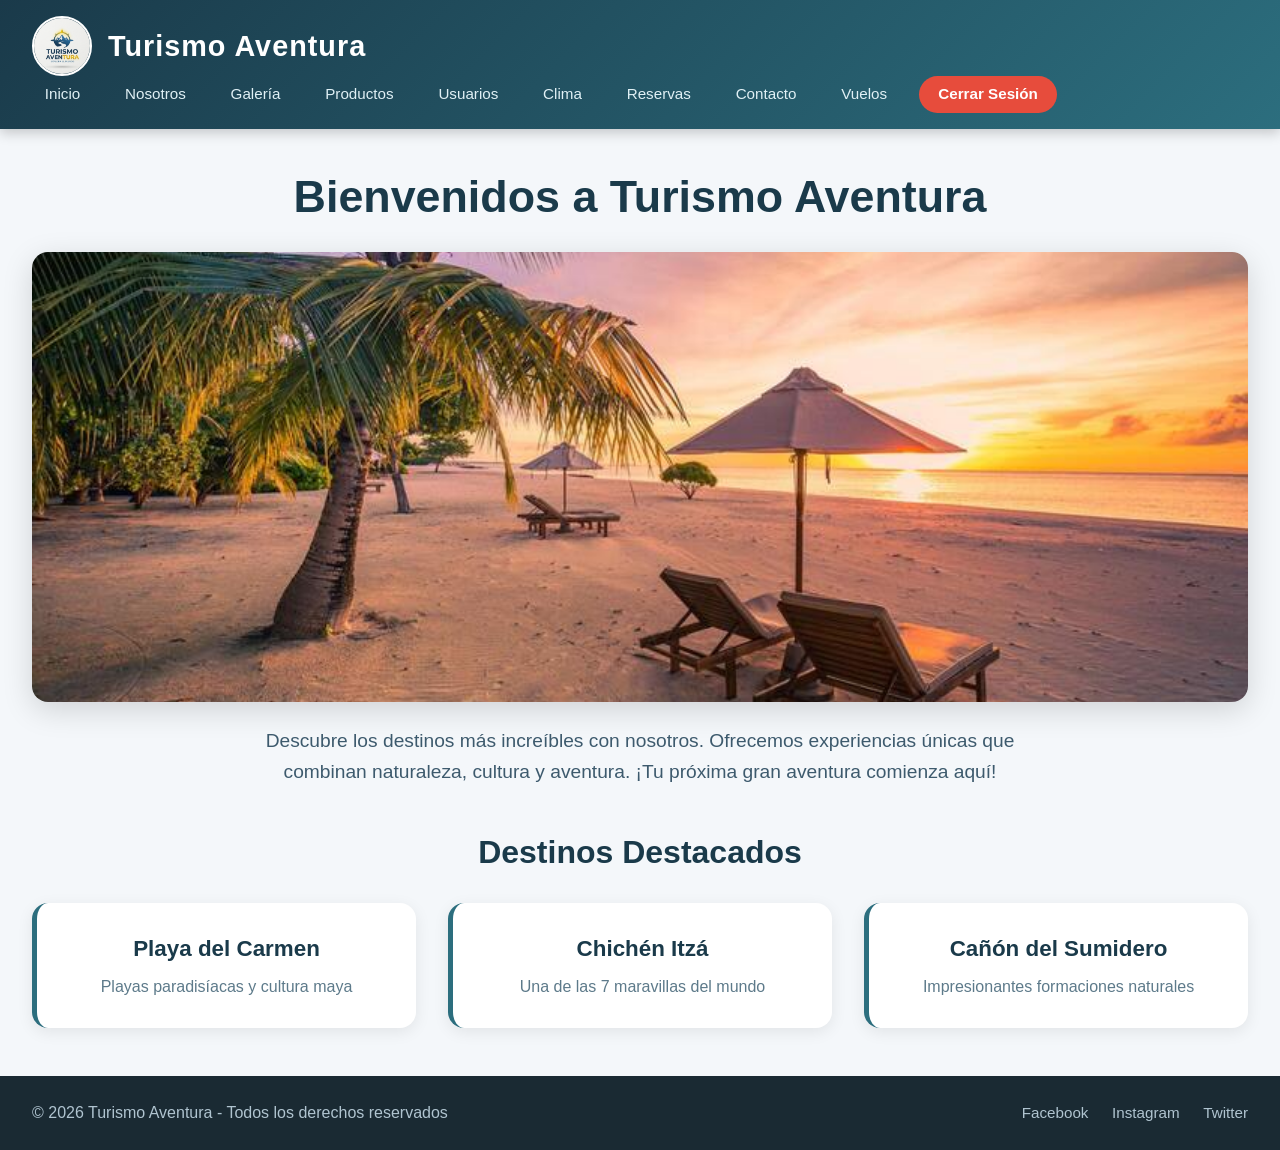
<file: index.html>
<!DOCTYPE html>
<html lang="es">

<head>
    <meta charset="UTF-8">
    <meta name="viewport" content="width=device-width, initial-scale=1.0">
    <title>Turismo Aventura - Inicio</title>
    <link rel="stylesheet" href="css/estilos.css">
</head>

<body>
    <header>
        <div class="logo">
            <img src="imagen/logo.png" alt="Logo Turismo Aventura">
            <h1>Turismo Aventura</h1>
        </div>
        <nav>
            <a href="index.html">Inicio</a>
            <a href="nosotros.html">Nosotros</a>
            <a href="galeria.html">Galería</a>
            <a href="productos.html">Productos</a>
            <a href="usuarios.html">Usuarios</a>
            <a href="clima.html">Clima</a>
            <a href="reservas.html">Reservas</a>
            <a href="contacto.html">Contacto</a>
            <a href="vuelos.html">Vuelos</a>
            <a href="login.html" id="btn-logout">Cerrar Sesión</a>

        </nav>
    </header>

    <main>
        <section class="hero">
            <h2>Bienvenidos a Turismo Aventura</h2>
            <img src="imagen/inicio1.jpg" alt="Paisaje turístico" class="hero-img">
            <p class="bienvenida">Descubre los destinos más increíbles con nosotros. Ofrecemos experiencias únicas que
                combinan naturaleza, cultura y aventura. ¡Tu próxima gran aventura comienza aquí!</p>
        </section>

        <section class="destacados">
            <h3>Destinos Destacados</h3>
            <div class="cards">
                <div class="card">
                    <h4>Playa del Carmen</h4>
                    <p>Playas paradisíacas y cultura maya</p>
                </div>
                <div class="card">
                    <h4>Chichén Itzá</h4>
                    <p>Una de las 7 maravillas del mundo</p>
                </div>
                <div class="card">
                    <h4>Cañón del Sumidero</h4>
                    <p>Impresionantes formaciones naturales</p>
                </div>
            </div>
        </section>

    </main>

    <footer>
        <p>&copy; 2026 Turismo Aventura - Todos los derechos reservados</p>
        <div class="social">
            <a href="#">Facebook</a>
            <a href="#">Instagram</a>
            <a href="#">Twitter</a>
        </div>
    </footer>

    <script src="js/login.js"></script>
</body>

</html>
</file>
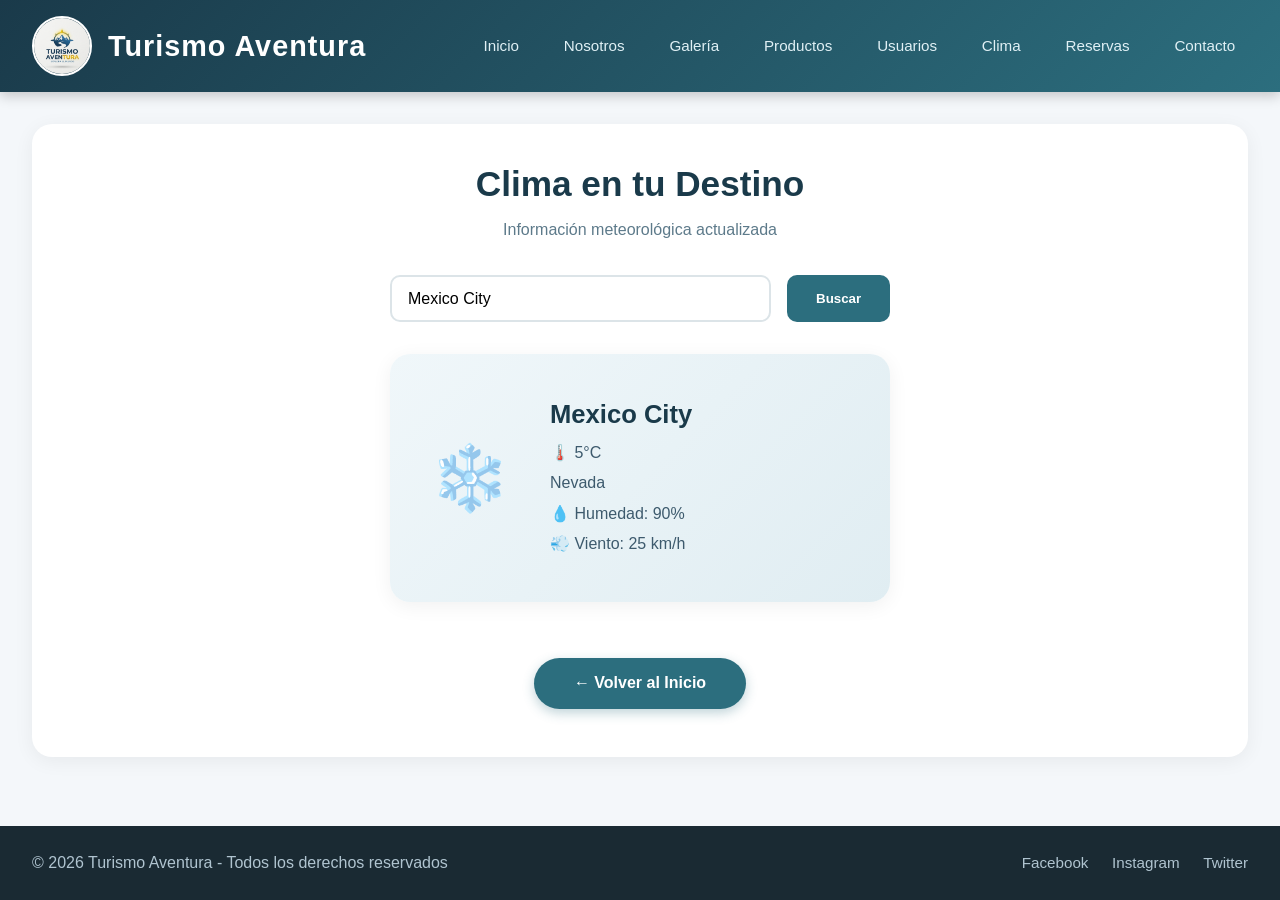
<file: clima.html>
<!DOCTYPE html>
<html lang="es">

<head>
    <meta charset="UTF-8">
    <meta name="viewport" content="width=device-width, initial-scale=1.0">
    <title>Turismo Aventura - Clima API</title>
    <link rel="stylesheet" href="css/estilos.css">
    <link rel="stylesheet" href="css/clima.css">
</head>

<body>
    <header>
        <div class="logo">
            <img src="imagen/logo.png" alt="Logo Turismo Aventura">
            <h1>Turismo Aventura</h1>
        </div>
        <nav>
            <a href="index.html">Inicio</a>
            <a href="nosotros.html">Nosotros</a>
            <a href="galeria.html">Galería</a>
            <a href="productos.html">Productos</a>
            <a href="usuarios.html">Usuarios</a>
            <a href="clima.html">Clima</a>
            <a href="reservas.html">Reservas</a>
            <a href="contacto.html">Contacto</a>
        </nav>
    </header>

    <main>
        <section class="clima-api">
            <h2>Clima en tu Destino</h2>
            <p>Información meteorológica actualizada</p>

            <div class="clima-busqueda">
                <input type="text" id="ciudadInput" placeholder="Ingresa una ciudad" value="Mexico City">
                <button onclick="buscarClima()" class="btn-clima">Buscar</button>
            </div>

            <div id="climaContainer" class="clima-info">
                <div class="clima-card">
                    <div class="clima-icono">
                        <span id="climaIcono">☀️</span>
                    </div>
                    <div class="clima-datos">
                        <h3 id="climaCiudad">Ciudad de México</h3>
                        <p id="climaTemp">🌡️ 22°C</p>
                        <p id="climaDesc">Cielo despejado</p>
                        <p id="climaHumedad">💧 Humedad: 45%</p>
                        <p id="climaViento">💨 Viento: 10 km/h</p>
                    </div>
                </div>
            </div>
            <!-- BOTÓN VOLVER AL INICIO -->
            <div class="btn-volver-container">
                <a href="index.html" class="btn-volver">← Volver al Inicio</a>
            </div>
        </section>
    </main>

    <footer>
        <p>&copy; 2026 Turismo Aventura - Todos los derechos reservados</p>
        <div class="social">
            <a href="#">Facebook</a>
            <a href="#">Instagram</a>
            <a href="#">Twitter</a>
        </div>
    </footer>

    <script src="js/clima.js"></script>
</body>

</html>
</file>
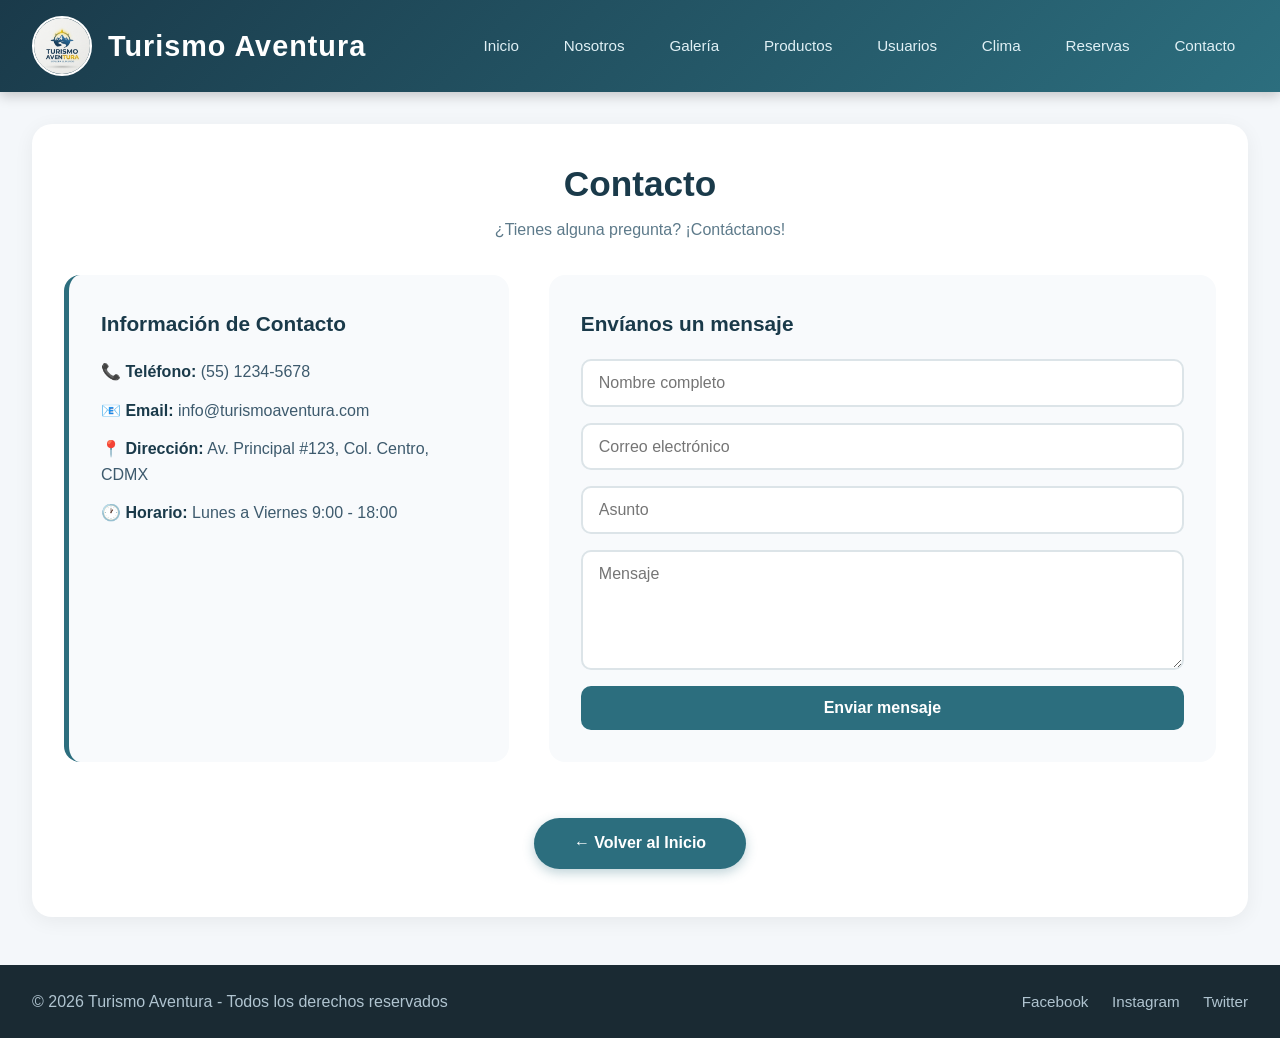
<file: contacto.html>
<!DOCTYPE html>
<html lang="es">

<head>
    <meta charset="UTF-8">
    <meta name="viewport" content="width=device-width, initial-scale=1.0">
    <title>Turismo Aventura - Contacto</title>
    <link rel="stylesheet" href="css/estilos.css">
    <link rel="stylesheet" href="css/contacto.css">
</head>

<body>
    <header>
        <div class="logo">
            <img src="imagen/logo.png" alt="Logo Turismo Aventura">
            <h1>Turismo Aventura</h1>
        </div>
        <nav>
            <a href="index.html">Inicio</a>
            <a href="nosotros.html">Nosotros</a>
            <a href="galeria.html">Galería</a>
            <a href="productos.html">Productos</a>
            <a href="usuarios.html">Usuarios</a>
            <a href="clima.html">Clima</a>
            <a href="reservas.html">Reservas</a>
            <a href="contacto.html">Contacto</a>
        </nav>
    </header>

    <main>
        <section class="contacto">
            <h2>Contacto</h2>
            <p>¿Tienes alguna pregunta? ¡Contáctanos!</p>

            <div class="contacto-container">
                <div class="contacto-info">
                    <h3>Información de Contacto</h3>
                    <p><strong>📞 Teléfono:</strong> (55) 1234-5678</p>
                    <p><strong>📧 Email:</strong> info@turismoaventura.com</p>
                    <p><strong>📍 Dirección:</strong> Av. Principal #123, Col. Centro, CDMX</p>
                    <p><strong>🕐 Horario:</strong> Lunes a Viernes 9:00 - 18:00</p>
                </div>

                <div class="contacto-form">
                    <h3>Envíanos un mensaje</h3>
                    <form id="contactoForm">
                        <input type="text" placeholder="Nombre completo" required>
                        <input type="email" placeholder="Correo electrónico" required>
                        <input type="text" placeholder="Asunto" required>
                        <textarea placeholder="Mensaje" rows="5" required></textarea>
                        <button type="submit" class="btn-enviar">Enviar mensaje</button>
                    </form>
                </div>
            </div>
            <!-- BOTÓN VOLVER AL INICIO -->
            <div class="btn-volver-container">
                <a href="index.html" class="btn-volver">← Volver al Inicio</a>
            </div>
        </section>
    </main>

    <footer>
        <p>&copy; 2026 Turismo Aventura - Todos los derechos reservados</p>
        <div class="social">
            <a href="#">Facebook</a>
            <a href="#">Instagram</a>
            <a href="#">Twitter</a>
        </div>
    </footer>
</body>

</html>
</file>
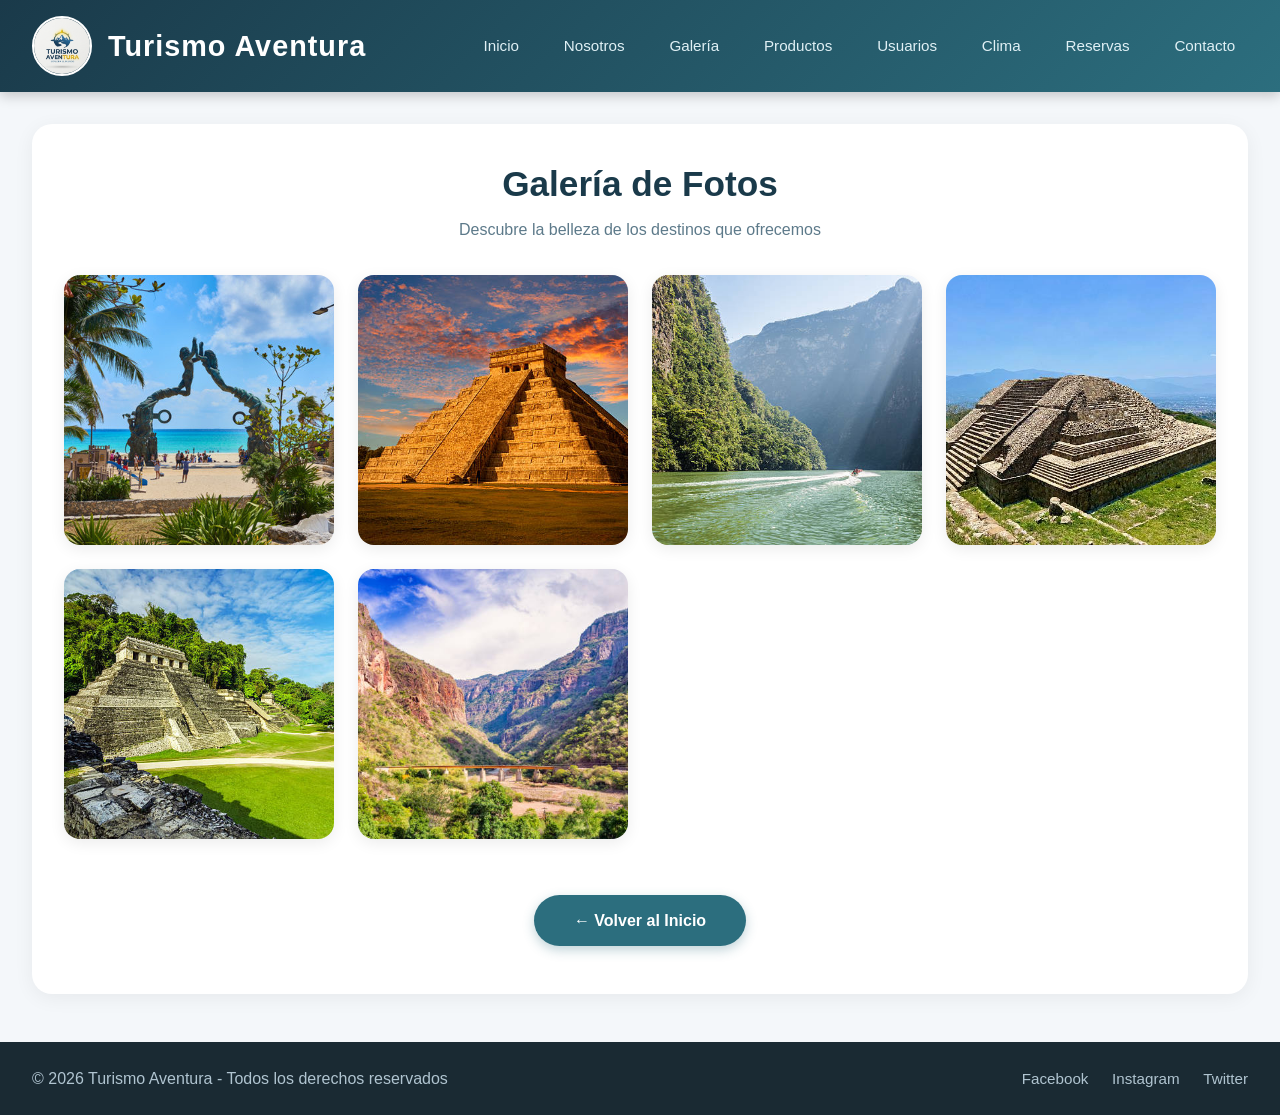
<file: galeria.html>
<!DOCTYPE html>
<html lang="es">

<head>
    <meta charset="UTF-8">
    <meta name="viewport" content="width=device-width, initial-scale=1.0">
    <title>Turismo Aventura - Galería</title>
    <link rel="stylesheet" href="css/estilos.css">
    <link rel="stylesheet" href="css/galeria.css">
</head>

<body>
    <header>
        <div class="logo">
            <img src="imagen/logo.png" alt="Logo Turismo Aventura">
            <h1>Turismo Aventura</h1>
        </div>
        <nav>
            <a href="index.html">Inicio</a>
            <a href="nosotros.html">Nosotros</a>
            <a href="galeria.html">Galería</a>
            <a href="productos.html">Productos</a>
            <a href="usuarios.html">Usuarios</a>
            <a href="clima.html">Clima</a>
            <a href="reservas.html">Reservas</a>
            <a href="contacto.html">Contacto</a>
        </nav>
    </header>

    <main>
        <section class="galeria">
            <h2>Galería de Fotos</h2>
            <p>Descubre la belleza de los destinos que ofrecemos</p>
            <div class="galeria-grid">
                <div class="galeria-item">
                    <img src="imagen/playa_del_carmen2.jpg" alt="Playa paradisíaca">
                    <div class="galeria-overlay">
                        <h4>Playa del Carmen</h4>
                    </div>
                </div>
                <div class="galeria-item">
                    <img src="imagen/chichen_itza.jpg" alt="Chichén Itzá">
                    <div class="galeria-overlay">
                        <h4>Chichén Itzá</h4>
                    </div>
                </div>
                <div class="galeria-item">
                    <img src="imagen/canon_sumidero2.jpg" alt="Cañón del Sumidero">
                    <div class="galeria-overlay">
                        <h4>Cañón del Sumidero</h4>
                    </div>
                </div>
                <div class="galeria-item">
                    <img src="imagen/monte_alban.jpg" alt="Monte Albán">
                    <div class="galeria-overlay">
                        <h4>Monte Albán</h4>
                    </div>
                </div>
                <div class="galeria-item">
                    <img src="imagen/palenque.jpg" alt="Palenque">
                    <div class="galeria-overlay">
                        <h4>Palenque</h4>
                    </div>
                </div>
                <div class="galeria-item">
                    <img src="imagen/barrancas_del_cobre.jpg" alt="Barrancas del Cobre">
                    <div class="galeria-overlay">
                        <h4>Barrancas del Cobre</h4>
                    </div>
                </div>
            </div>
            <!-- BOTÓN VOLVER AL INICIO -->
            <div class="btn-volver-container">
                <a href="index.html" class="btn-volver">← Volver al Inicio</a>
            </div>
        </section>
    </main>

    <footer>
        <p>&copy; 2026 Turismo Aventura - Todos los derechos reservados</p>
        <div class="social">
            <a href="#">Facebook</a>
            <a href="#">Instagram</a>
            <a href="#">Twitter</a>
        </div>
    </footer>
</body>

</html>
</file>
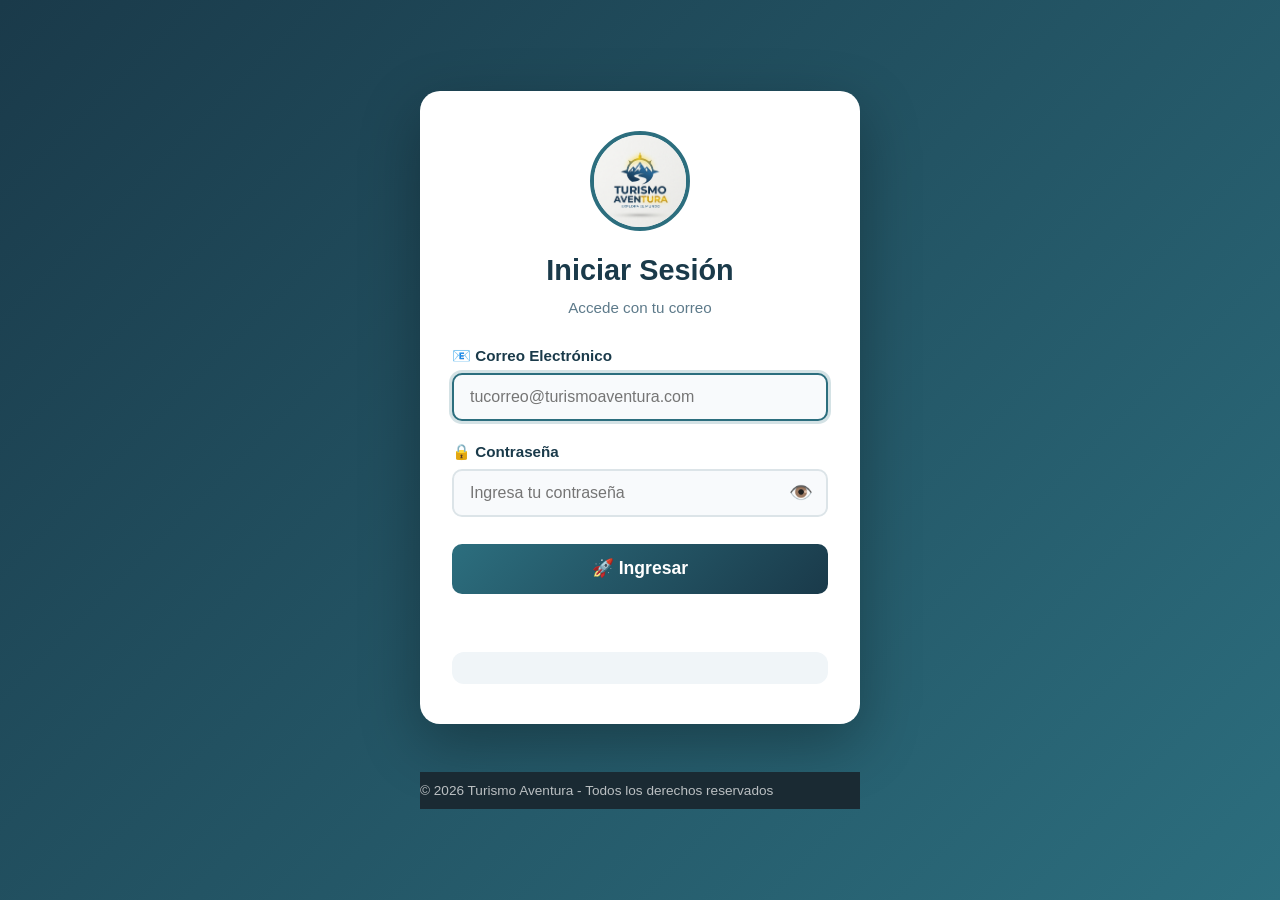
<file: login.html>
<!DOCTYPE html>
<html lang="es">

<head>
    <meta charset="UTF-8">
    <meta name="viewport" content="width=device-width, initial-scale=1.0">
    <title>Turismo Aventura - Login</title>
    <link rel="stylesheet" href="css/estilos.css">
    <link rel="stylesheet" href="css/login.css">
    <style>
        /* Estilos para el contenedor de la contraseña */
        .password-container {
            position: relative;
            display: flex;
            align-items: center;
        }

        .password-container input {
            flex: 1;
            padding-right: 45px;
        }

        .toggle-password {
            position: absolute;
            right: 10px;
            background: none;
            border: none;
            cursor: pointer;
            font-size: 1.2rem;
            padding: 5px;
            color: #666;
            transition: color 0.3s;
            z-index: 1;
        }

        .toggle-password:hover {
            color: #333;
        }

        .toggle-password:focus {
            outline: none;
        }

        /* Ajuste para que el mensaje de error no se superponga */
        .error-message {
            margin-top: 10px;
            min-height: 24px;
            font-size: 0.9rem;
        }
    </style>
</head>

<body class="login-page">
    <!-- Contenedor principal del login -->
    <div class="login-wrapper">
        <div class="login-container">
            <div class="login-box">
                <!-- Logo -->
                <img src="imagen/logo.png" alt="Logo Turismo Aventura" class="login-logo">

                <h2>Iniciar Sesión</h2>
                <p class="login-subtitle">Accede con tu correo</p>

                <!-- Formulario de Login -->
                <form id="loginForm">
                    <div class="form-group">
                        <label for="email">📧 Correo Electrónico</label>
                        <input type="email" id="email" placeholder="tucorreo@turismoaventura.com" required autofocus>
                    </div>

                    <div class="form-group">
                        <label for="password">🔒 Contraseña</label>
                        <div class="password-container">
                            <input type="password" id="password" placeholder="Ingresa tu contraseña" required>
                            <button type="button" class="toggle-password" id="togglePassword"
                                aria-label="Mostrar contraseña">
                                👁️
                            </button>
                        </div>
                    </div>

                    <button type="submit" class="btn-login">🚀 Ingresar</button>

                    <!-- Mensaje de error -->
                    <div id="loginError" class="error-message"></div>
                </form>

                <!-- Información de ayuda -->
                <div class="login-help">
                </div>

            </div>
        </div>

        <!-- Footer informativo dentro del wrapper -->
        <footer class="login-footer">
            <p>&copy; 2026 Turismo Aventura - Todos los derechos reservados</p>
        </footer>
    </div>

    <script src="js/login.js"></script>
</body>

</html>
</file>
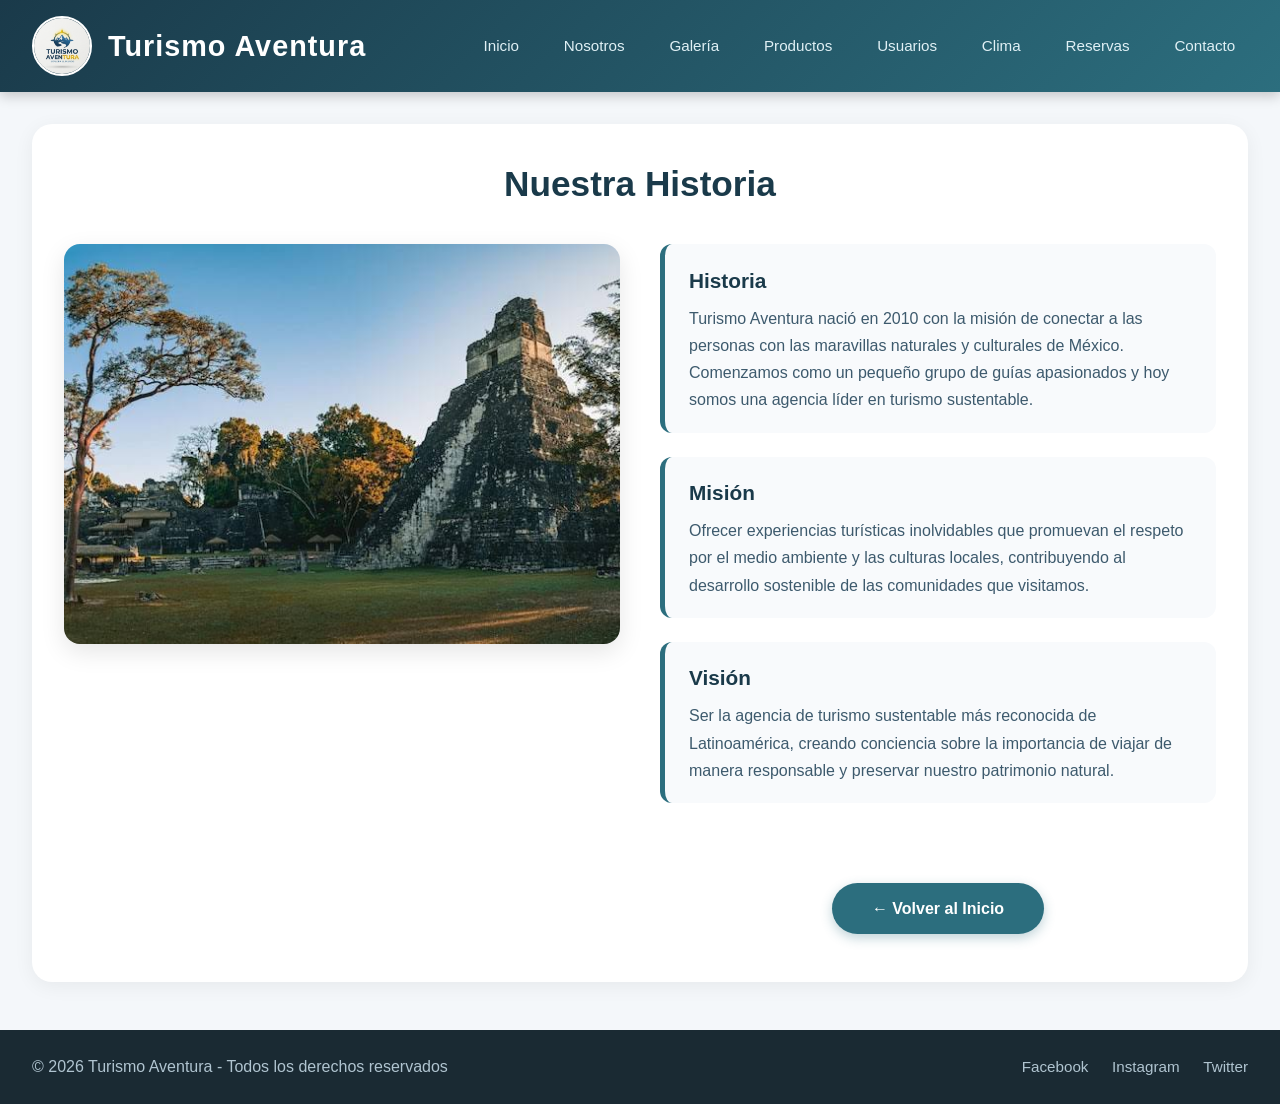
<file: nosotros.html>
<!DOCTYPE html>
<html lang="es">

<head>
    <meta charset="UTF-8">
    <meta name="viewport" content="width=device-width, initial-scale=1.0">
    <title>Turismo Aventura - Nosotros</title>
    <link rel="stylesheet" href="css/estilos.css">
    <link rel="stylesheet" href="css/nosotros.css">
</head>

<body>
    <header>
        <div class="logo">
            <img src="imagen/logo.png" alt="Logo Turismo Aventura">
            <h1>Turismo Aventura</h1>
        </div>
        <nav>
            <a href="index.html">Inicio</a>
            <a href="nosotros.html">Nosotros</a>
            <a href="galeria.html">Galería</a>
            <a href="productos.html">Productos</a>
            <a href="usuarios.html">Usuarios</a>
            <a href="clima.html">Clima</a>
            <a href="reservas.html">Reservas</a>
            <a href="contacto.html">Contacto</a>
        </nav>
    </header>

    <main>
        <section class="nosotros">
            <h2>Nuestra Historia</h2>
            <div class="nosotros-content">
                <img src="imagen/nosotros.jpg" alt="Nuestro equipo" class="nosotros-img">
                <div class="nosotros-text">
                    <article class="historia">
                        <h3>Historia</h3>
                        <p>Turismo Aventura nació en 2010 con la misión de conectar a las personas con las maravillas
                            naturales y culturales de México. Comenzamos como un pequeño grupo de guías apasionados y
                            hoy somos una agencia líder en turismo sustentable.</p>
                    </article>
                    <article class="mision">
                        <h3>Misión</h3>
                        <p>Ofrecer experiencias turísticas inolvidables que promuevan el respeto por el medio ambiente y
                            las culturas locales, contribuyendo al desarrollo sostenible de las comunidades que
                            visitamos.</p>
                    </article>
                    <article class="vision">
                        <h3>Visión</h3>
                        <p>Ser la agencia de turismo sustentable más reconocida de Latinoamérica, creando conciencia
                            sobre la importancia de viajar de manera responsable y preservar nuestro patrimonio natural.
                        </p>
                    </article>
                    <!-- BOTÓN VOLVER AL INICIO -->
                    <div class="btn-volver-container">
                        <a href="index.html" class="btn-volver">← Volver al Inicio</a>
                    </div>
                </div>
            </div>
        </section>
    </main>

    <footer>
        <p>&copy; 2026 Turismo Aventura - Todos los derechos reservados</p>
        <div class="social">
            <a href="#">Facebook</a>
            <a href="#">Instagram</a>
            <a href="#">Twitter</a>
        </div>
    </footer>
</body>

</html>
</file>
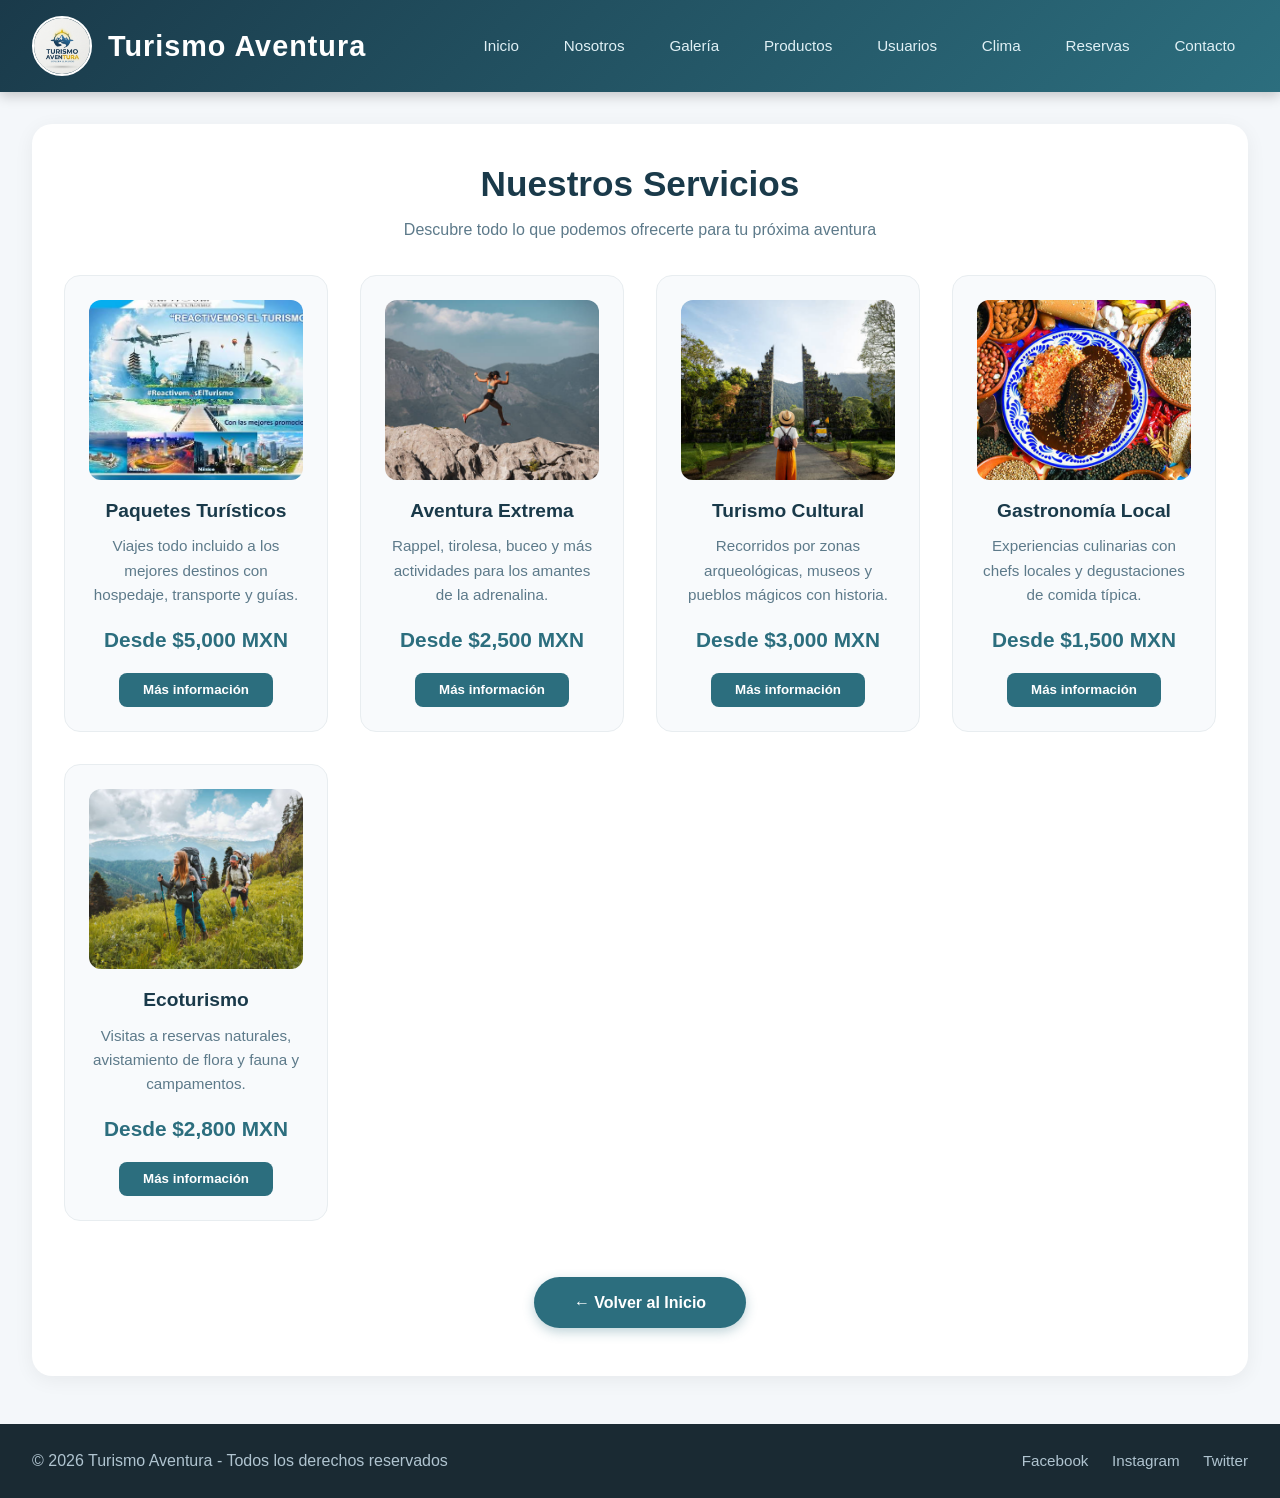
<file: productos.html>
<!DOCTYPE html>
<html lang="es">

<head>
    <meta charset="UTF-8">
    <meta name="viewport" content="width=device-width, initial-scale=1.0">
    <title>Turismo Aventura - Productos</title>
    <link rel="stylesheet" href="css/estilos.css">
    <link rel="stylesheet" href="css/productos.css">
</head>

<body>
    <header>
        <div class="logo">
            <img src="imagen/logo.png" alt="Logo Turismo Aventura">
            <h1>Turismo Aventura</h1>
        </div>
        <nav>
            <a href="index.html">Inicio</a>
            <a href="nosotros.html">Nosotros</a>
            <a href="galeria.html">Galería</a>
            <a href="productos.html">Productos</a>
            <a href="usuarios.html">Usuarios</a>
            <a href="clima.html">Clima</a>
            <a href="reservas.html">Reservas</a>
            <a href="contacto.html">Contacto</a>
        </nav>
    </header>

    <main>
        <section class="productos">
            <h2>Nuestros Servicios</h2>
            <p>Descubre todo lo que podemos ofrecerte para tu próxima aventura</p>
            <div class="productos-grid">
                <div class="producto-card">
                    <img src="imagen/producto1.jpg" alt="Paquetes turísticos">
                    <h3>Paquetes Turísticos</h3>
                    <p>Viajes todo incluido a los mejores destinos con hospedaje, transporte y guías.</p>
                    <span class="precio">Desde $5,000 MXN</span>
                    <button class="btn-producto">Más información</button>
                </div>
                <div class="producto-card">
                    <img src="imagen/producto2.jpg" alt="Aventura extrema">
                    <h3>Aventura Extrema</h3>
                    <p>Rappel, tirolesa, buceo y más actividades para los amantes de la adrenalina.</p>
                    <span class="precio">Desde $2,500 MXN</span>
                    <button class="btn-producto">Más información</button>
                </div>
                <div class="producto-card">
                    <img src="imagen/producto3.jpg" alt="Turismo cultural">
                    <h3>Turismo Cultural</h3>
                    <p>Recorridos por zonas arqueológicas, museos y pueblos mágicos con historia.</p>
                    <span class="precio">Desde $3,000 MXN</span>
                    <button class="btn-producto">Más información</button>
                </div>
                <div class="producto-card">
                    <img src="imagen/producto4.jpg" alt="Gastronomía local">
                    <h3>Gastronomía Local</h3>
                    <p>Experiencias culinarias con chefs locales y degustaciones de comida típica.</p>
                    <span class="precio">Desde $1,500 MXN</span>
                    <button class="btn-producto">Más información</button>
                </div>
                <div class="producto-card">
                    <img src="imagen/producto5.jpg" alt="Ecoturismo">
                    <h3>Ecoturismo</h3>
                    <p>Visitas a reservas naturales, avistamiento de flora y fauna y campamentos.</p>
                    <span class="precio">Desde $2,800 MXN</span>
                    <button class="btn-producto">Más información</button>
                </div>
            </div>
            <!-- BOTÓN VOLVER AL INICIO -->
            <div class="btn-volver-container">
                <a href="index.html" class="btn-volver">← Volver al Inicio</a>
            </div>
        </section>
    </main>

    <footer>
        <p>&copy; 2026 Turismo Aventura - Todos los derechos reservados</p>
        <div class="social">
            <a href="#">Facebook</a>
            <a href="#">Instagram</a>
            <a href="#">Twitter</a>
        </div>
    </footer>
</body>

</html>
</file>
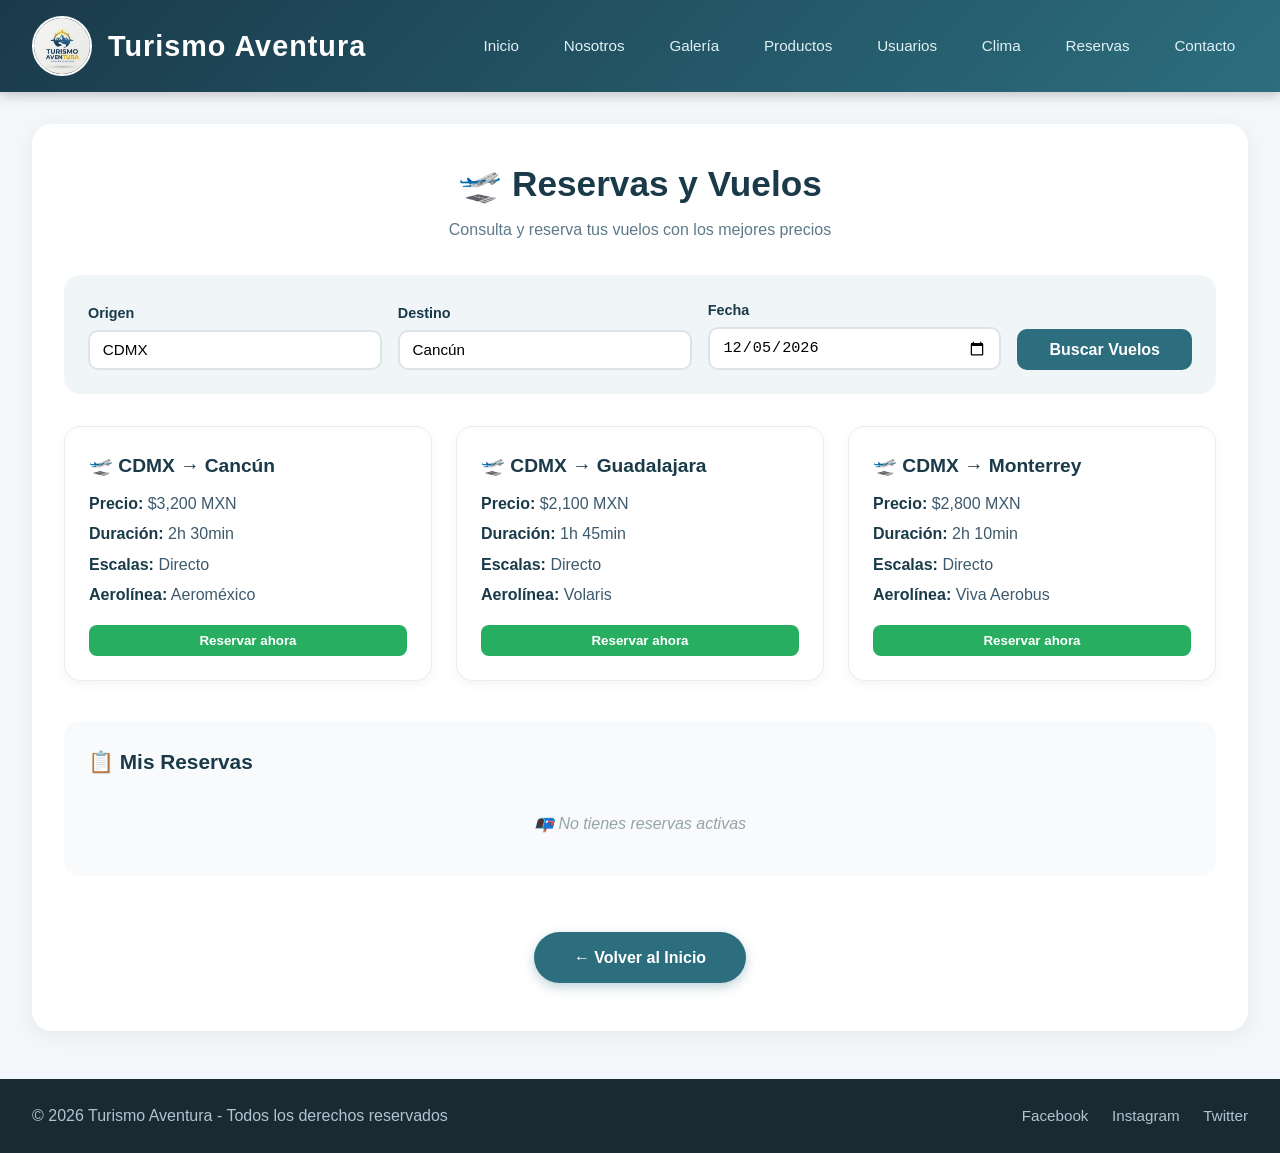
<file: reservas.html>
<!DOCTYPE html>
<html lang="es">

<head>
    <meta charset="UTF-8">
    <meta name="viewport" content="width=device-width, initial-scale=1.0">
    <title>Turismo Aventura - Reservas y Vuelos</title>
    <link rel="stylesheet" href="css/estilos.css">
    <link rel="stylesheet" href="css/reservas.css">
</head>

<body>
    <header>
        <div class="logo">
            <img src="imagen/logo.png" alt="Logo Turismo Aventura">
            <h1>Turismo Aventura</h1>
        </div>
        <nav>
            <a href="index.html">Inicio</a>
            <a href="nosotros.html">Nosotros</a>
            <a href="galeria.html">Galería</a>
            <a href="productos.html">Productos</a>
            <a href="usuarios.html">Usuarios</a>
            <a href="clima.html">Clima</a>
            <a href="reservas.html">Reservas</a>
            <a href="contacto.html">Contacto</a>
        </nav>
    </header>

    <main>
        <section class="reservas-api">
            <h2>🛫 Reservas y Vuelos</h2>
            <p>Consulta y reserva tus vuelos con los mejores precios</p>

            <div class="reservas-filtros">
                <div class="filtro-group">
                    <label for="origen">Origen</label>
                    <input type="text" id="origen" placeholder="Ciudad de origen" value="CDMX">
                </div>
                <div class="filtro-group">
                    <label for="destino">Destino</label>
                    <input type="text" id="destino" placeholder="Ciudad de destino" value="Cancún">
                </div>
                <div class="filtro-group">
                    <label for="fecha">Fecha</label>
                    <input type="date" id="fecha">
                </div>
                <button onclick="buscarVuelos()" class="btn-reservar">Buscar Vuelos</button>
            </div>

            <div id="vuelosContainer" class="vuelos-grid">
                <div class="vuelo-card">
                    <div class="vuelo-info">
                        <h3>🛫 CDMX → Cancún</h3>
                        <p><strong>Precio:</strong> $3,200 MXN</p>
                        <p><strong>Duración:</strong> 2h 30min</p>
                        <p><strong>Escalas:</strong> Directo</p>
                        <p><strong>Aerolínea:</strong> Aeroméxico</p>
                        <button class="btn-reservar-vuelo"
                            onclick="reservarVuelo(1, 'CDMX', 'Cancún', 3200, 'Aeroméxico')">Reservar ahora</button>
                    </div>
                </div>
                <div class="vuelo-card">
                    <div class="vuelo-info">
                        <h3>🛫 CDMX → Guadalajara</h3>
                        <p><strong>Precio:</strong> $2,100 MXN</p>
                        <p><strong>Duración:</strong> 1h 45min</p>
                        <p><strong>Escalas:</strong> Directo</p>
                        <p><strong>Aerolínea:</strong> Volaris</p>
                        <button class="btn-reservar-vuelo"
                            onclick="reservarVuelo(2, 'CDMX', 'Guadalajara', 2100, 'Volaris')">Reservar ahora</button>
                    </div>
                </div>
                <div class="vuelo-card">
                    <div class="vuelo-info">
                        <h3>🛫 CDMX → Monterrey</h3>
                        <p><strong>Precio:</strong> $2,800 MXN</p>
                        <p><strong>Duración:</strong> 2h 10min</p>
                        <p><strong>Escalas:</strong> Directo</p>
                        <p><strong>Aerolínea:</strong> Viva Aerobus</p>
                        <button class="btn-reservar-vuelo"
                            onclick="reservarVuelo(3, 'CDMX', 'Monterrey', 2800, 'Viva Aerobus')">Reservar
                            ahora</button>
                    </div>
                </div>
            </div>

            <div id="reservasContainer" class="reservas-lista">
                <h3>📋 Mis Reservas</h3>
                <div id="listaReservas">
                    <p class="no-reservas">No tienes reservas activas</p>
                </div>
            </div>

            <!-- BOTÓN VOLVER AL INICIO -->
            <div class="btn-volver-container">
                <a href="index.html" class="btn-volver">← Volver al Inicio</a>
            </div>
        </section>
    </main>

    <footer>
        <p>&copy; 2026 Turismo Aventura - Todos los derechos reservados</p>
        <div class="social">
            <a href="#">Facebook</a>
            <a href="#">Instagram</a>
            <a href="#">Twitter</a>
        </div>
    </footer>

    <script src="js/reservas.js"></script>
</body>

</html>
</file>
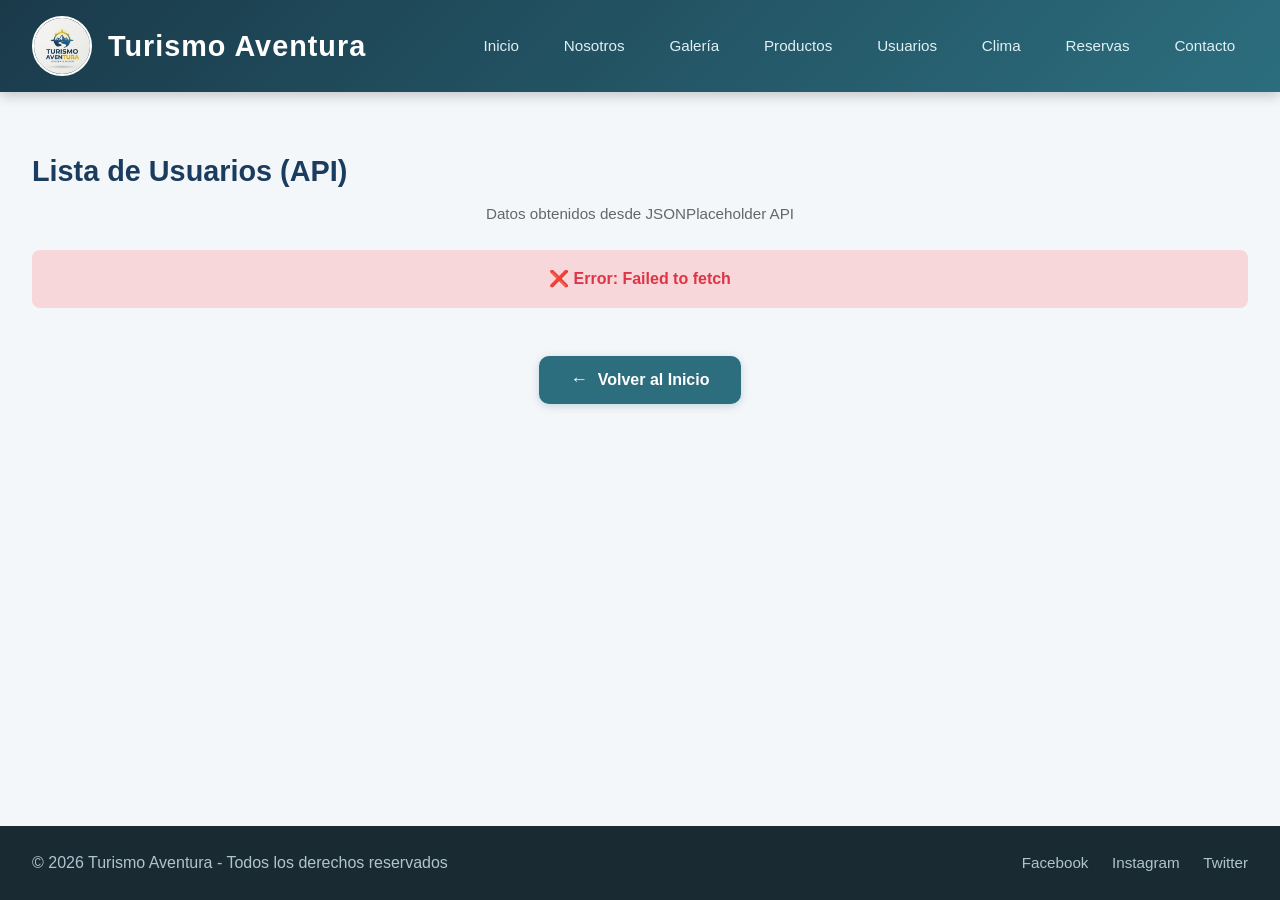
<file: usuarios.html>
<!DOCTYPE html>
<html lang="es">
<head>
    <meta charset="UTF-8">
    <meta name="viewport" content="width=device-width, initial-scale=1.0">
    <title>Turismo Aventura - Usuarios API</title>
    <link rel="stylesheet" href="css/estilos.css">
    <link rel="stylesheet" href="css/usuarios.css">
</head>
<body>
    <header>
        <div class="logo">
            <img src="imagen/logo.png" alt="Logo Turismo Aventura">
            <h1>Turismo Aventura</h1>
        </div>
        <nav>
            <a href="index.html">Inicio</a>
            <a href="nosotros.html">Nosotros</a>
            <a href="galeria.html">Galería</a>
            <a href="productos.html">Productos</a>
            <a href="usuarios.html">Usuarios</a>
            <a href="clima.html">Clima</a>
            <a href="reservas.html">Reservas</a>
            <a href="contacto.html">Contacto</a>
        </nav>
    </header>

    <main>
        <section class="usuarios-api">
            <h2>Lista de Usuarios (API)</h2>
            <p>Datos obtenidos desde JSONPlaceholder API</p>
            <div id="loading" class="loading">Cargando usuarios...</div>
            <div id="usuariosContainer" class="usuarios-grid"></div>
            
            <!-- ✅ BOTÓN VOLVER - SIN FLECHA EN EL HTML -->
            <div class="btn-volver-container">
                <a href="index.html" class="btn-volver">Volver al Inicio</a>
            </div>
        </section>
    </main>

    <footer>
        <p>&copy; 2026 Turismo Aventura - Todos los derechos reservados</p>
        <div class="social">
            <a href="#">Facebook</a>
            <a href="#">Instagram</a>
            <a href="#">Twitter</a>
        </div>
    </footer>

    <script src="js/usuarios.js"></script>
</body>
</html>
</file>
<file: css/estilos.css>
/* ===== ESTILOS GENERALES ===== */
* {
    margin: 0;
    padding: 0;
    box-sizing: border-box;
}

body {
    font-family: 'Segoe UI', Tahoma, Geneva, Verdana, sans-serif;
    background: #f4f7fa;
    color: #2c3e50;
    line-height: 1.6;
    min-height: 100vh;
    display: flex;
    flex-direction: column;
}

a {
    text-decoration: none;
    color: inherit;
}

img {
    max-width: 100%;
    display: block;
}

/* ===== HEADER ===== */
header {
    background: linear-gradient(135deg, #1a3a4a, #2c6e7e);
    color: white;
    padding: 1rem 2rem;
    display: flex;
    justify-content: space-between;
    align-items: center;
    flex-wrap: wrap;
    box-shadow: 0 4px 12px rgba(0, 0, 0, 0.2);
}

.logo {
    display: flex;
    align-items: center;
    gap: 1rem;
}

.logo img {
    height: 60px;
    width: 60px;
    border-radius: 50%;
    object-fit: cover;
    border: 2px solid #fff;
}

.logo h1 {
    font-size: 1.8rem;
    font-weight: 700;
    letter-spacing: 1px;
}

nav {
    display: flex;
    flex-wrap: wrap;
    gap: 0.5rem 1.2rem;
}

nav a {
    color: #e0f0f5;
    font-weight: 500;
    padding: 0.4rem 0.8rem;
    border-radius: 20px;
    transition: all 0.3s ease;
    font-size: 0.95rem;
}

nav a:hover {
    background: rgba(255, 255, 255, 0.2);
    color: #fff;
    transform: translateY(-2px);
}

#btn-logout {
    background: #e74c3c;
    color: #fff;
    padding: 0.4rem 1.2rem;
    border-radius: 20px;
    font-weight: 600;
}

#btn-logout:hover {
    background: #c0392b;
}

/* ===== MAIN ===== */
main {
    flex: 1;
    padding: 2rem 2rem 1rem;
    max-width: 1300px;
    margin: 0 auto;
    width: 100%;
}

/* ===== HERO (index) ===== */
.hero {
    text-align: center;
    margin-bottom: 2.5rem;
}

.hero h2 {
    font-size: 2.8rem;
    color: #1a3a4a;
    margin-bottom: 1.2rem;
}

.hero-img {
    width: 100%;
    max-height: 450px;
    object-fit: cover;
    border-radius: 16px;
    box-shadow: 0 8px 30px rgba(0, 0, 0, 0.15);
    margin-bottom: 1.5rem;
}

.bienvenida {
    font-size: 1.2rem;
    max-width: 800px;
    margin: 0 auto;
    color: #3d5a6d;
}

/* ===== DESTACADOS ===== */
.destacados h3 {
    font-size: 2rem;
    text-align: center;
    color: #1a3a4a;
    margin-bottom: 1.5rem;
}

.cards {
    display: grid;
    grid-template-columns: repeat(auto-fit, minmax(220px, 1fr));
    gap: 2rem;
}

.card {
    background: white;
    padding: 1.8rem 1.2rem;
    border-radius: 16px;
    text-align: center;
    box-shadow: 0 4px 16px rgba(0, 0, 0, 0.08);
    transition: transform 0.3s, box-shadow 0.3s;
    border-left: 5px solid #2c6e7e;
}

.card:hover {
    transform: translateY(-8px);
    box-shadow: 0 10px 30px rgba(0, 0, 0, 0.12);
}

.card h4 {
    font-size: 1.4rem;
    color: #1a3a4a;
    margin-bottom: 0.4rem;
}

.card p {
    color: #5d7a8a;
}

/* ===== BOTÓN VOLVER ===== */
.btn-volver-container {
    text-align: center;
    margin-top: 2.5rem;
    padding: 1rem 0;
}

.btn-volver {
    display: inline-block;
    background: #2c6e7e;
    color: #fff;
    padding: 0.8rem 2.5rem;
    border-radius: 30px;
    font-weight: 600;
    font-size: 1rem;
    transition: background 0.3s, transform 0.2s, box-shadow 0.3s;
    box-shadow: 0 4px 12px rgba(44, 110, 126, 0.3);
}

.btn-volver:hover {
    background: #1a4a5a;
    transform: scale(1.05);
    box-shadow: 0 6px 20px rgba(44, 110, 126, 0.4);
}

.btn-volver:active {
    transform: scale(0.97);
}

/* ===== FOOTER ===== */
footer {
    background: #1a2a33;
    color: #b0c4d0;
    padding: 1.5rem 2rem;
    display: flex;
    justify-content: space-between;
    align-items: center;
    flex-wrap: wrap;
    gap: 0.8rem;
    margin-top: 2rem;
}

.social a {
    color: #b0c4d0;
    margin-left: 1.2rem;
    font-size: 0.95rem;
    transition: color 0.3s;
}

.social a:hover {
    color: #fff;
}

/* ===== RESPONSIVE ===== */
@media (max-width: 768px) {
    header {
        flex-direction: column;
        gap: 0.8rem;
        padding: 1rem;
    }

    nav {
        justify-content: center;
    }

    .hero h2 {
        font-size: 2rem;
    }

    .cards {
        grid-template-columns: 1fr 1fr;
    }

    footer {
        flex-direction: column;
        text-align: center;
    }

    .social a {
        margin: 0 0.6rem;
    }

    .btn-volver {
        padding: 0.6rem 1.8rem;
        font-size: 0.9rem;
    }
}

@media (max-width: 480px) {
    .cards {
        grid-template-columns: 1fr;
    }

    .logo h1 {
        font-size: 1.3rem;
    }

    nav a {
        font-size: 0.8rem;
        padding: 0.2rem 0.6rem;
    }

    main {
        padding: 1rem;
    }
}
</file>
<file: css/clima.css>
/* ===== CLIMA API ===== */
.clima-api {
    background: white;
    padding: 2rem;
    border-radius: 20px;
    box-shadow: 0 4px 20px rgba(0, 0, 0, 0.06);
}

.clima-api h2 {
    font-size: 2.2rem;
    color: #1a3a4a;
    text-align: center;
    margin-bottom: 0.3rem;
}

.clima-api>p {
    text-align: center;
    color: #5d7a8a;
    margin-bottom: 2rem;
}

.clima-busqueda {
    display: flex;
    gap: 1rem;
    max-width: 500px;
    margin: 0 auto 2rem;
}

.clima-busqueda input {
    flex: 1;
    padding: 0.8rem 1rem;
    border: 2px solid #dce4e8;
    border-radius: 10px;
    font-size: 1rem;
    transition: border-color 0.3s;
}

.clima-busqueda input:focus {
    outline: none;
    border-color: #2c6e7e;
}

.btn-clima {
    padding: 0.8rem 1.8rem;
    background: #2c6e7e;
    color: white;
    border: none;
    border-radius: 10px;
    font-weight: 600;
    cursor: pointer;
    transition: background 0.3s, transform 0.2s;
}

.btn-clima:hover {
    background: #1a4a5a;
    transform: scale(1.03);
}

.clima-info {
    display: flex;
    justify-content: center;
}

.clima-card {
    background: linear-gradient(135deg, #f0f7fa, #e0edf2);
    border-radius: 20px;
    padding: 2.5rem;
    display: flex;
    align-items: center;
    gap: 2.5rem;
    max-width: 500px;
    width: 100%;
    box-shadow: 0 4px 20px rgba(0, 0, 0, 0.06);
}

.clima-icono {
    font-size: 4rem;
    line-height: 1;
}

.clima-datos h3 {
    font-size: 1.6rem;
    color: #1a3a4a;
    margin-bottom: 0.3rem;
}

.clima-datos p {
    color: #3d5a6d;
    font-size: 1rem;
    margin: 0.3rem 0;
}

/* ===== RESPONSIVE ===== */
@media (max-width: 600px) {
    .clima-api {
        padding: 1rem;
    }

    .clima-busqueda {
        flex-direction: column;
        max-width: 100%;
    }

    .btn-clima {
        width: 100%;
    }

    .clima-card {
        flex-direction: column;
        text-align: center;
        padding: 1.8rem 1.2rem;
        gap: 0.8rem;
    }

    .clima-icono {
        font-size: 3rem;
    }

    .clima-datos h3 {
        font-size: 1.3rem;
    }
}
</file>
<file: css/contacto.css>
/* ===== CONTACTO ===== */
.contacto {
    background: white;
    padding: 2rem;
    border-radius: 20px;
    box-shadow: 0 4px 20px rgba(0, 0, 0, 0.06);
}

.contacto h2 {
    font-size: 2.2rem;
    color: #1a3a4a;
    text-align: center;
    margin-bottom: 0.3rem;
}

.contacto>p {
    text-align: center;
    color: #5d7a8a;
    margin-bottom: 2rem;
}

.contacto-container {
    display: grid;
    grid-template-columns: 1fr 1.5fr;
    gap: 2.5rem;
}

.contacto-info {
    background: #f8fafc;
    padding: 2rem;
    border-radius: 16px;
    border-left: 5px solid #2c6e7e;
}

.contacto-info h3 {
    color: #1a3a4a;
    font-size: 1.3rem;
    margin-bottom: 1.2rem;
}

.contacto-info p {
    color: #3d5a6d;
    margin: 0.8rem 0;
    font-size: 1rem;
}

.contacto-info p strong {
    color: #1a3a4a;
}

.contacto-form {
    background: #f8fafc;
    padding: 2rem;
    border-radius: 16px;
}

.contacto-form h3 {
    color: #1a3a4a;
    font-size: 1.3rem;
    margin-bottom: 1.2rem;
}

.contacto-form form {
    display: flex;
    flex-direction: column;
    gap: 1rem;
}

.contacto-form input,
.contacto-form textarea {
    padding: 0.8rem 1rem;
    border: 2px solid #dce4e8;
    border-radius: 10px;
    font-size: 1rem;
    font-family: inherit;
    transition: border-color 0.3s;
    background: white;
}

.contacto-form input:focus,
.contacto-form textarea:focus {
    outline: none;
    border-color: #2c6e7e;
}

.contacto-form textarea {
    resize: vertical;
    min-height: 120px;
}

.btn-enviar {
    padding: 0.8rem;
    background: #2c6e7e;
    color: white;
    border: none;
    border-radius: 10px;
    font-size: 1rem;
    font-weight: 600;
    cursor: pointer;
    transition: background 0.3s, transform 0.2s;
}

.btn-enviar:hover {
    background: #1a4a5a;
    transform: scale(1.02);
}

/* ===== RESPONSIVE ===== */
@media (max-width: 992px) {
    .contacto-container {
        grid-template-columns: 1fr;
        gap: 1.5rem;
    }
}

@media (max-width: 600px) {
    .contacto {
        padding: 1rem;
    }

    .contacto h2 {
        font-size: 1.6rem;
    }

    .contacto-info,
    .contacto-form {
        padding: 1.2rem;
    }

    .contacto-form input,
    .contacto-form textarea {
        font-size: 0.95rem;
    }
}
</file>
<file: css/galeria.css>
/* ===== GALERÍA ===== */
.galeria {
    background: white;
    padding: 2rem;
    border-radius: 20px;
    box-shadow: 0 4px 20px rgba(0, 0, 0, 0.06);
}

.galeria h2 {
    font-size: 2.2rem;
    color: #1a3a4a;
    text-align: center;
    margin-bottom: 0.3rem;
}

.galeria>p {
    text-align: center;
    color: #5d7a8a;
    margin-bottom: 2rem;
}

.galeria-grid {
    display: grid;
    grid-template-columns: repeat(auto-fit, minmax(250px, 1fr));
    gap: 1.5rem;
}

.galeria-item {
    position: relative;
    overflow: hidden;
    border-radius: 16px;
    box-shadow: 0 4px 15px rgba(0, 0, 0, 0.08);
    cursor: pointer;
    aspect-ratio: 1 / 1;
}

.galeria-item img {
    width: 100%;
    height: 100%;
    object-fit: cover;
    transition: transform 0.5s ease;
}

.galeria-item:hover img {
    transform: scale(1.1);
}

.galeria-overlay {
    position: absolute;
    bottom: 0;
    left: 0;
    right: 0;
    background: linear-gradient(transparent, rgba(26, 58, 74, 0.85));
    color: white;
    padding: 2rem 1rem 1rem;
    transform: translateY(100%);
    transition: transform 0.4s ease;
}

.galeria-item:hover .galeria-overlay {
    transform: translateY(0);
}

.galeria-overlay h4 {
    font-size: 1.2rem;
    text-align: center;
    font-weight: 600;
}

/* ===== RESPONSIVE ===== */
@media (max-width: 768px) {
    .galeria-grid {
        grid-template-columns: repeat(auto-fit, minmax(180px, 1fr));
        gap: 1rem;
    }
}

@media (max-width: 480px) {
    .galeria {
        padding: 1rem;
    }

    .galeria h2 {
        font-size: 1.6rem;
    }

    .galeria-grid {
        grid-template-columns: 1fr 1fr;
        gap: 0.8rem;
    }

    .galeria-overlay h4 {
        font-size: 0.9rem;
    }
}
</file>
<file: css/login.css>
/* ===== LOGIN ===== */
.login-page {
    background: linear-gradient(135deg, #1a3a4a, #2c6e7e);
    display: flex;
    justify-content: center;
    align-items: center;
    min-height: 100vh;
    margin: 0;
    padding: 1.5rem;
}

/* Wrapper que contiene todo */
.login-wrapper {
    width: 100%;
    max-width: 440px;
    display: flex;
    flex-direction: column;
    align-items: center;
    gap: 1rem;
}

.login-container {
    width: 100%;
}

.login-box {
    background: white;
    padding: 2.5rem 2rem;
    border-radius: 20px;
    box-shadow: 0 20px 60px rgba(0, 0, 0, 0.3);
    text-align: center;
}

.login-logo {
    width: 100px;
    height: 100px;
    border-radius: 50%;
    margin: 0 auto 1rem;
    object-fit: cover;
    border: 4px solid #2c6e7e;
}

.login-box h2 {
    color: #1a3a4a;
    font-size: 1.8rem;
    margin-bottom: 0.2rem;
}

.login-subtitle {
    color: #5d7a8a;
    font-size: 0.95rem;
    margin-bottom: 1.5rem;
}

/* ===== FORMULARIO ===== */
.form-group {
    margin-bottom: 1.2rem;
    text-align: left;
}

.form-group label {
    display: block;
    font-weight: 600;
    color: #1a3a4a;
    margin-bottom: 0.3rem;
    font-size: 0.95rem;
}

.form-group input {
    width: 100%;
    padding: 0.8rem 1rem;
    border: 2px solid #dce4e8;
    border-radius: 10px;
    font-size: 1rem;
    transition: border-color 0.3s, box-shadow 0.3s;
    background: #f8fafc;
    box-sizing: border-box;
}

.form-group input:focus {
    outline: none;
    border-color: #2c6e7e;
    box-shadow: 0 0 0 3px rgba(44, 110, 126, 0.2);
}

/* ===== CONTENEDOR DE CONTRASEÑA CON BOTÓN MOSTRAR/OCULTAR ===== */
.password-container {
    position: relative;
    display: flex;
    align-items: center;
}

.password-container input {
    width: 100%;
    padding: 0.8rem 1rem;
    padding-right: 48px;
    /* Espacio para el botón */
    border: 2px solid #dce4e8;
    border-radius: 10px;
    font-size: 1rem;
    transition: border-color 0.3s, box-shadow 0.3s;
    background: #f8fafc;
    box-sizing: border-box;
}

.password-container input:focus {
    outline: none;
    border-color: #2c6e7e;
    box-shadow: 0 0 0 3px rgba(44, 110, 126, 0.2);
}

/* Botón de mostrar/ocultar contraseña */
.toggle-password {
    position: absolute;
    right: 12px;
    background: none;
    border: none;
    cursor: pointer;
    font-size: 1.2rem;
    padding: 5px;
    color: #7a9aa8;
    transition: color 0.3s, transform 0.2s;
    z-index: 1;
    line-height: 1;
    display: flex;
    align-items: center;
    justify-content: center;
}

.toggle-password:hover {
    color: #2c6e7e;
    transform: scale(1.1);
}

.toggle-password:focus {
    outline: none;
    color: #1a3a4a;
}

.toggle-password:active {
    transform: scale(0.9);
}

/* ===== BOTÓN DE LOGIN ===== */
.btn-login {
    width: 100%;
    padding: 0.9rem;
    background: linear-gradient(135deg, #2c6e7e, #1a3a4a);
    color: white;
    border: none;
    border-radius: 10px;
    font-size: 1.1rem;
    font-weight: 600;
    cursor: pointer;
    transition: transform 0.2s, box-shadow 0.2s;
    margin-top: 0.5rem;
}

.btn-login:hover {
    transform: translateY(-2px);
    box-shadow: 0 6px 20px rgba(44, 110, 126, 0.4);
}

.btn-login:active {
    transform: translateY(0);
}

/* ===== MENSAJE DE ERROR ===== */
.error-message {
    font-size: 0.95rem;
    margin-top: 0.8rem;
    min-height: 1.5rem;
    font-weight: 500;
}

/* ===== AYUDA / INFORMACIÓN ===== */
.login-help {
    margin-top: 1.5rem;
    padding: 1rem;
    background: #f0f5f8;
    border-radius: 12px;
    text-align: left;
    font-size: 0.85rem;
}

.login-help p {
    color: #1a3a4a;
    font-weight: 600;
    margin-bottom: 0.3rem;
}

.login-help ul {
    list-style: none;
    padding: 0;
    margin: 0.3rem 0;
}

.login-help ul li {
    color: #3d5a6d;
    font-size: 0.8rem;
    padding: 0.1rem 0;
    word-break: break-all;
}

.login-help ul li::before {
    content: "• ";
    color: #2c6e7e;
    font-weight: 700;
}

.login-help small {
    display: block;
    margin-top: 0.3rem;
    color: #5d7a8a;
    font-style: italic;
}

/* ===== BOTÓN VOLVER ===== */
.btn-volver-container {
    text-align: center;
    margin-top: 1.5rem;
    padding-top: 1rem;
    border-top: 1px solid #e8edf0;
}

.btn-volver {
    display: inline-block;
    background: transparent;
    color: #2c6e7e;
    padding: 0.6rem 1.8rem;
    border-radius: 30px;
    font-weight: 600;
    font-size: 0.95rem;
    transition: all 0.3s ease;
    border: 2px solid #2c6e7e;
    text-decoration: none;
}

.btn-volver:hover {
    background: #2c6e7e;
    color: #fff;
    transform: scale(1.03);
}

/* ===== FOOTER DEL LOGIN ===== */
.login-footer {
    text-align: center;
    color: rgba(255, 255, 255, 0.7);
    padding: 0.5rem 0;
    font-size: 0.85rem;
    width: 100%;
}

.login-footer p {
    margin: 0;
}

/* ===== RESPONSIVE ===== */
@media (max-width: 480px) {
    .login-box {
        padding: 1.8rem 1.2rem;
    }

    .login-logo {
        width: 70px;
        height: 70px;
    }

    .login-box h2 {
        font-size: 1.4rem;
    }

    .login-help ul li {
        font-size: 0.7rem;
    }

    .btn-volver {
        padding: 0.5rem 1.2rem;
        font-size: 0.85rem;
    }

    /* Ajustes para el botón de contraseña en móvil */
    .password-container input {
        padding-right: 44px;
        font-size: 0.95rem;
    }

    .toggle-password {
        font-size: 1.1rem;
        right: 10px;
        padding: 4px;
    }
}

/* ===== ANIMACIÓN OPCIONAL PARA EL BOTÓN ===== */
@keyframes pulse {
    0% {
        transform: scale(1);
    }

    50% {
        transform: scale(1.1);
    }

    100% {
        transform: scale(1);
    }
}

.toggle-password:active {
    animation: pulse 0.3s ease;
}
</file>
<file: css/nosotros.css>
/* ===== NOSOTROS ===== */
.nosotros {
    background: white;
    padding: 2rem;
    border-radius: 20px;
    box-shadow: 0 4px 20px rgba(0, 0, 0, 0.06);
}

.nosotros h2 {
    font-size: 2.2rem;
    color: #1a3a4a;
    text-align: center;
    margin-bottom: 2rem;
}

.nosotros-content {
    display: grid;
    grid-template-columns: 1fr 1fr;
    gap: 2.5rem;
    align-items: start;
}

.nosotros-img {
    width: 100%;
    height: 400px;
    object-fit: cover;
    border-radius: 16px;
    box-shadow: 0 8px 25px rgba(0, 0, 0, 0.1);
}

.nosotros-text {
    display: flex;
    flex-direction: column;
    gap: 1.5rem;
}

.nosotros-text article {
    padding: 1.2rem 1.5rem;
    background: #f8fafc;
    border-radius: 12px;
    border-left: 5px solid #2c6e7e;
}

.nosotros-text article h3 {
    color: #1a3a4a;
    font-size: 1.3rem;
    margin-bottom: 0.5rem;
}

.nosotros-text article p {
    color: #3d5a6d;
    line-height: 1.7;
}

/* ===== RESPONSIVE ===== */
@media (max-width: 992px) {
    .nosotros-content {
        grid-template-columns: 1fr;
    }

    .nosotros-img {
        height: 300px;
    }
}

@media (max-width: 480px) {
    .nosotros {
        padding: 1rem;
    }

    .nosotros h2 {
        font-size: 1.6rem;
    }

    .nosotros-text article {
        padding: 1rem;
    }
}
</file>
<file: css/productos.css>
.productos {
    background: white;
    padding: 2rem;
    border-radius: 20px;
    box-shadow: 0 4px 20px rgba(0, 0, 0, 0.06);
}

.productos h2 {
    font-size: 2.2rem;
    color: #1a3a4a;
    text-align: center;
    margin-bottom: 0.3rem;
}

.productos>p {
    text-align: center;
    color: #5d7a8a;
    margin-bottom: 2rem;
}

.productos-grid {
    display: grid;
    grid-template-columns: repeat(auto-fit, minmax(220px, 1fr));
    gap: 2rem;
}

.producto-card {
    background: #f8fafc;
    border-radius: 16px;
    padding: 1.5rem;
    text-align: center;
    transition: transform 0.3s, box-shadow 0.3s;
    border: 1px solid #e8edf0;
}

.producto-card:hover {
    transform: translateY(-8px);
    box-shadow: 0 10px 30px rgba(0, 0, 0, 0.08);
}

.producto-card img {
    width: 100%;
    height: 180px;
    object-fit: cover;
    border-radius: 12px;
    margin-bottom: 1rem;
}

.producto-card h3 {
    color: #1a3a4a;
    font-size: 1.2rem;
    margin-bottom: 0.5rem;
}

.producto-card p {
    color: #5d7a8a;
    font-size: 0.95rem;
    margin-bottom: 1rem;
    min-height: 50px;
}

.producto-card .precio {
    display: block;
    font-size: 1.3rem;
    font-weight: 700;
    color: #2c6e7e;
    margin-bottom: 1rem;
}

.btn-producto {
    background: #2c6e7e;
    color: white;
    border: none;
    padding: 0.6rem 1.5rem;
    border-radius: 8px;
    font-weight: 600;
    cursor: pointer;
    transition: background 0.3s, transform 0.2s;
}

.btn-producto:hover {
    background: #1a4a5a;
    transform: scale(1.05);
}

/* ===== RESPONSIVE ===== */
@media (max-width: 600px) {
    .productos {
        padding: 1rem;
    }

    .productos h2 {
        font-size: 1.6rem;
    }

    .productos-grid {
        grid-template-columns: 1fr 1fr;
        gap: 1rem;
    }

    .producto-card img {
        height: 130px;
    }

    .producto-card p {
        font-size: 0.85rem;
        min-height: 40px;
    }
}

@media (max-width: 400px) {
    .productos-grid {
        grid-template-columns: 1fr;
    }
}
</file>
<file: css/reservas.css>
/* ===== RESERVAS ===== */
.reservas-api {
    background: white;
    padding: 2rem;
    border-radius: 20px;
    box-shadow: 0 4px 20px rgba(0, 0, 0, 0.06);
}

.reservas-api h2 {
    font-size: 2.2rem;
    color: #1a3a4a;
    text-align: center;
    margin-bottom: 0.3rem;
}

.reservas-api>p {
    text-align: center;
    color: #5d7a8a;
    margin-bottom: 2rem;
}

/* Filtros */
.reservas-filtros {
    display: flex;
    flex-wrap: wrap;
    gap: 1rem;
    align-items: flex-end;
    background: #f0f5f8;
    padding: 1.5rem;
    border-radius: 16px;
    margin-bottom: 2rem;
}

.filtro-group {
    flex: 1 1 180px;
    display: flex;
    flex-direction: column;
    gap: 0.3rem;
}

.filtro-group label {
    font-weight: 600;
    color: #1a3a4a;
    font-size: 0.9rem;
}

.filtro-group input {
    padding: 0.6rem 0.8rem;
    border: 2px solid #dce4e8;
    border-radius: 10px;
    font-size: 0.95rem;
    background: white;
    transition: border-color 0.3s;
}

.filtro-group input:focus {
    outline: none;
    border-color: #2c6e7e;
}

.btn-reservar {
    padding: 0.7rem 2rem;
    background: #2c6e7e;
    color: white;
    border: none;
    border-radius: 10px;
    font-weight: 600;
    font-size: 1rem;
    cursor: pointer;
    transition: background 0.3s, transform 0.2s;
    flex: 0 0 auto;
}

.btn-reservar:hover {
    background: #1a4a5a;
    transform: translateY(-2px);
}

/* Vuelos Grid */
.vuelos-grid {
    display: grid;
    grid-template-columns: repeat(auto-fit, minmax(260px, 1fr));
    gap: 1.5rem;
    margin-bottom: 2.5rem;
}

.vuelo-card {
    background: white;
    border: 1px solid #e8edf0;
    border-radius: 16px;
    padding: 1.5rem;
    box-shadow: 0 4px 12px rgba(0, 0, 0, 0.04);
    transition: transform 0.3s, box-shadow 0.3s;
}

.vuelo-card:hover {
    transform: translateY(-5px);
    box-shadow: 0 8px 25px rgba(0, 0, 0, 0.08);
}

.vuelo-info h3 {
    color: #1a3a4a;
    font-size: 1.2rem;
    margin-bottom: 0.6rem;
}

.vuelo-info p {
    color: #3d5a6d;
    margin: 0.3rem 0;
}

.vuelo-info p strong {
    color: #1a3a4a;
}

.btn-reservar-vuelo {
    margin-top: 0.8rem;
    padding: 0.5rem 1.5rem;
    background: #27ae60;
    color: white;
    border: none;
    border-radius: 8px;
    font-weight: 600;
    cursor: pointer;
    transition: background 0.3s;
    width: 100%;
}

.btn-reservar-vuelo:hover {
    background: #1e8449;
}

/* Reservas Lista */
.reservas-lista {
    background: #f8fafc;
    padding: 1.5rem;
    border-radius: 16px;
    margin-top: 1rem;
}

.reservas-lista h3 {
    color: #1a3a4a;
    font-size: 1.3rem;
    margin-bottom: 1rem;
}

.no-reservas {
    color: #95a5a6;
    font-style: italic;
    text-align: center;
    padding: 1rem;
}

.reserva-item {
    background: white;
    padding: 1rem 1.2rem;
    border-radius: 12px;
    margin-bottom: 0.8rem;
    border-left: 4px solid #2c6e7e;
    display: flex;
    justify-content: space-between;
    align-items: center;
    flex-wrap: wrap;
}

.reserva-item .reserva-info {
    flex: 1;
}

.reserva-item .reserva-info strong {
    color: #1a3a4a;
}

.reserva-item .btn-cancelar {
    background: #e74c3c;
    color: white;
    border: none;
    border-radius: 8px;
    padding: 0.3rem 1rem;
    cursor: pointer;
    font-size: 0.85rem;
    transition: background 0.3s;
}

.reserva-item .btn-cancelar:hover {
    background: #c0392b;
}

/* ===== RESPONSIVE ===== */
@media (max-width: 768px) {
    .reservas-filtros {
        flex-direction: column;
        align-items: stretch;
    }

    .filtro-group {
        flex: 1 1 auto;
    }

    .btn-reservar {
        width: 100%;
    }

    .reserva-item {
        flex-direction: column;
        align-items: flex-start;
        gap: 0.5rem;
    }
}

@media (max-width: 600px) {
    .reservas-api {
        padding: 1rem;
    }

    .reservas-api h2 {
        font-size: 1.6rem;
    }

    .vuelos-grid {
        grid-template-columns: 1fr;
    }

    .reservas-lista {
        padding: 1rem;
    }
}
</file>
<file: css/usuarios.css>
/* =============================================
   ESTILOS COMPACTOS PARA USUARIOS API
   ============================================= */

/* 📌 Sección principal */
.usuarios-api {
    padding: 1.5rem 0;
}

.usuarios-api h2 {
    font-size: 1.8rem;
    margin-bottom: 0.5rem;
    color: #1a3c5e;
}

.usuarios-api p {
    text-align: center;
    color: #666;
    margin-bottom: 1.5rem;
    font-size: 0.95rem;
}

/* 📌 Grid de tarjetas - 4 columnas en pantallas grandes */
.usuarios-grid {
    display: grid;
    grid-template-columns: repeat(4, 1fr);
    gap: 1rem;
    margin-bottom: 2rem;
}

/* 📌 Tarjeta individual - Tamaño compacto */
.usuario-card {
    background: white;
    padding: 1rem 1.2rem;
    border-radius: 8px;
    box-shadow: 0 2px 8px rgba(0, 0, 0, 0.08);
    border-left: 4px solid #2d6a9f;
    transition: transform 0.2s ease, box-shadow 0.2s ease;
    position: relative;
}

.usuario-card:hover {
    transform: translateY(-3px);
    box-shadow: 0 4px 15px rgba(0, 0, 0, 0.12);
}

/* 📌 Avatar más pequeño */
.usuario-avatar {
    text-align: center;
    margin-bottom: 0.3rem;
}

.avatar-icon {
    font-size: 1.8rem;
    display: inline-block;
    background: #f0f2f5;
    padding: 0.2rem 0.8rem;
    border-radius: 50%;
}

/* 📌 Título del usuario */
.usuario-card h3 {
    color: #1a3c5e;
    margin: 0.3rem 0 0.5rem 0;
    text-align: center;
    font-size: 1rem;
    font-weight: 700;
    white-space: nowrap;
    overflow: hidden;
    text-overflow: ellipsis;
}

/* 📌 Información del usuario - Compacta */
.usuario-info p {
    margin: 0.2rem 0;
    color: #555;
    font-size: 0.8rem;
    display: flex;
    align-items: center;
    gap: 0.3rem;
}

.usuario-info .label {
    font-weight: 600;
    color: #333;
    min-width: 55px;
    font-size: 0.75rem;
}

/* 📌 ID del usuario (esquina) */
.usuario-card .usuario-id {
    position: absolute;
    top: 0.3rem;
    right: 0.5rem;
    background: #f0f2f5;
    padding: 0.1rem 0.5rem;
    border-radius: 10px;
    font-size: 0.6rem;
    color: #999;
}

/* 📌 Enlaces en la tarjeta */
.usuario-info a {
    color: #2d6a9f;
    text-decoration: none;
    font-size: 0.75rem;
    word-break: break-all;
}

.usuario-info a:hover {
    text-decoration: underline;
}

/* =============================================
   📌 BOTÓN VOLVER AL INICIO (Estilo Reservas)
   ============================================= */

.btn-volver-container {
    text-align: center;
    margin-top: 2rem;
    padding: 1rem 0;
}

/* ✅ ESTILO CORREGIDO - Sin doble flecha */
.btn-volver {
    display: inline-flex !important;
    align-items: center !important;
    gap: 0.6rem !important;
    padding: 0.7rem 2rem !important;
    background: #2c6e7e !important;
    color: #ffffff !important;
    text-decoration: none !important;
    border: none !important;
    border-radius: 10px !important;
    font-weight: 600 !important;
    font-size: 1rem !important;
    cursor: pointer !important;
    transition: background 0.3s, transform 0.2s !important;
    box-shadow: 0 2px 8px rgba(44, 110, 126, 0.25) !important;
}

.btn-volver:hover {
    background: #1a4a5a !important;
    transform: translateY(-2px) !important;
    color: #ffffff !important;
    text-decoration: none !important;
}

.btn-volver:active {
    transform: scale(0.97) !important;
}

/* ✅ FLECHA ÚNICA - Solo desde CSS */
.btn-volver::before {
    content: "←" !important;
    font-size: 1.1rem !important;
    line-height: 1 !important;
    transition: transform 0.2s ease !important;
}

.btn-volver:hover::before {
    transform: translateX(-3px) !important;
}

/* =============================================
   📌 MENSAJES DE CARGA Y ERROR
   ============================================= */

.loading {
    text-align: center;
    font-size: 1.1rem;
    color: #666;
    padding: 1.5rem;
}

.error {
    text-align: center;
    padding: 1rem;
    font-weight: 600;
    background: #f8d7da;
    border-radius: 8px;
    color: #dc3545;
}

/* =============================================
   📱 RESPONSIVE
   ============================================= */

/* 🔹 Pantallas grandes (4 columnas) */
@media (min-width: 1200px) {
    .usuarios-grid {
        grid-template-columns: repeat(4, 1fr);
    }
}

/* 🔹 Pantallas medianas (3 columnas) */
@media (max-width: 1199px) and (min-width: 769px) {
    .usuarios-grid {
        grid-template-columns: repeat(3, 1fr);
    }
}

/* 🔹 Tablets (2 columnas) */
@media (max-width: 768px) {
    .usuarios-grid {
        grid-template-columns: repeat(2, 1fr);
        gap: 0.8rem;
    }

    .usuario-card {
        padding: 0.8rem 1rem;
    }

    .usuario-card h3 {
        font-size: 0.9rem;
    }

    .usuario-info p {
        font-size: 0.75rem;
    }

    .usuario-info .label {
        font-size: 0.7rem;
        min-width: 45px;
    }

    .avatar-icon {
        font-size: 1.5rem;
    }
}

/* 🔹 Móviles (1 columna) */
@media (max-width: 480px) {
    .usuarios-grid {
        grid-template-columns: 1fr;
        gap: 0.8rem;
    }

    .usuario-card {
        padding: 0.8rem 1rem;
        max-width: 100%;
    }

    .usuario-card h3 {
        font-size: 0.95rem;
    }

    .usuarios-api h2 {
        font-size: 1.4rem;
    }

    .btn-volver {
        padding: 0.6rem 1.5rem !important;
        font-size: 0.9rem !important;
        width: 100% !important;
        justify-content: center !important;
    }
}
</file>
